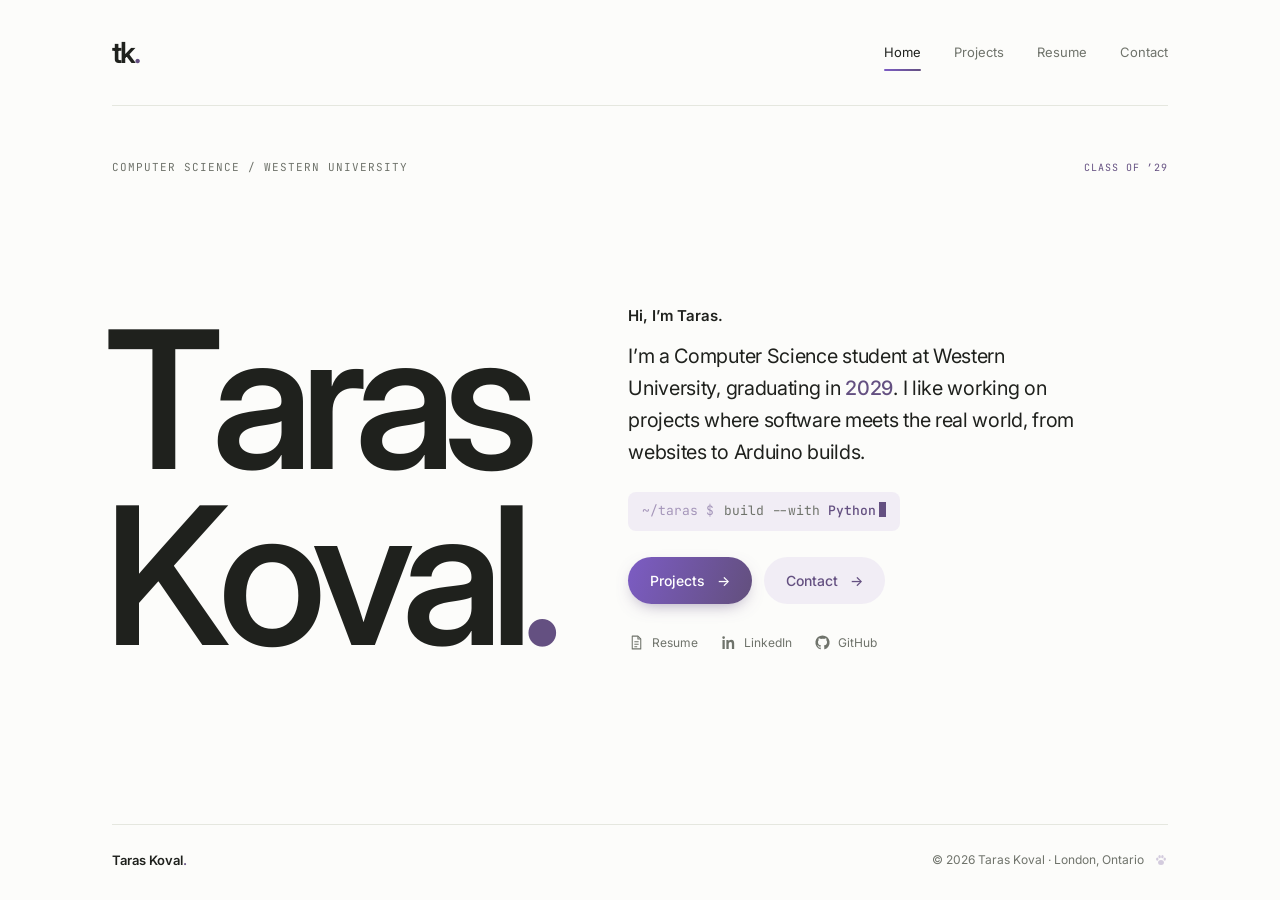
<file: index.html>
<!doctype html>
<!--
  Copyright (c) 2026 Taras Koval. All rights reserved.
  The design and code of this website may be viewed for reference only.
  Copying, reuse, or redistribution is not permitted without written permission. See LICENSE.
-->
<html lang="en">
<head>
  <meta charset="utf-8">
  <meta name="viewport" content="width=device-width, initial-scale=1">
  <meta name="theme-color" content="#fcfcfa">
  <title>Taras Koval — Computer Science at Western</title>
  <meta name="description" content="Taras Koval. Computer Science student at Western University in London, Ontario, graduating in 2029.">
  <meta name="author" content="Taras Koval">
  <meta property="og:type" content="website">
  <meta property="og:title" content="Taras Koval — Computer Science">
  <meta property="og:description" content="Computer Science at Western University. Class of 2029.">
  <meta property="og:url" content="https://taraskoval.ca/">
  <link rel="canonical" href="https://taraskoval.ca/">
  <link rel="icon" href="./favicon.svg" type="image/svg+xml">
  <link rel="preconnect" href="https://fonts.googleapis.com">
  <link rel="preconnect" href="https://fonts.gstatic.com" crossorigin>
  <link rel="stylesheet" href="https://fonts.googleapis.com/css2?family=Inter:wght@400;500;600&family=JetBrains+Mono:wght@400;500&display=swap">
  <link rel="stylesheet" href="./style.css?v=12">
  <script src="./script.js?v=9" defer></script>
</head>
<body>
<a class="skip" href="#main">Skip to content</a>
<div class="glow" aria-hidden="true"></div>
<div class="site-shell">
  <header class="site-header">
    <a class="wordmark" href="#home" aria-label="Taras Koval, home">tk<span>.</span></a>
    <nav aria-label="Main navigation">
      <a href="#home" class="nav-link" aria-current="page">Home</a>
      <a href="#projects" class="nav-link">Projects</a>
      <a href="#resume" class="nav-link">Resume</a>
      <a href="#contact" class="nav-link">Contact</a>
    </nav>
  </header>

  <main id="main">
    <!-- ============ HOME ============ -->
    <section class="page-view home" id="home" tabindex="-1" aria-labelledby="name">
      <div class="hero-topline rise" style="--d:0">
        <span class="eyebrow">COMPUTER SCIENCE / WESTERN UNIVERSITY</span>
        <span class="edition">CLASS OF ’29</span>
      </div>

      <div class="intro-grid">
        <h1 id="name" class="name" aria-label="Taras Koval.">
          <span class="name-line" aria-hidden="true">Taras</span>
          <span class="name-line" aria-hidden="true">Koval<span class="accent name-dot">.</span></span>
        </h1>

        <div class="intro-copy">
          <p class="hello rise" style="--d:3">Hi, I’m Taras.</p>
          <p class="bio rise" style="--d:4">I’m a Computer Science student at Western University, graduating in <strong>2029</strong>. I like working on projects where software meets the real world, from websites to Arduino builds.</p>

          <p class="stack rise" style="--d:5">
            <span class="sr-only">Some of the tools I use: Python, Java, C, JavaScript, Node.js, SQL, PostgreSQL, HTML and CSS, Linux, Git, Docker and Arduino.</span>
            <span class="stack-prompt" aria-hidden="true">~/taras $</span>
            <span class="stack-text" aria-hidden="true">build --with <span class="scramble" id="scramble">Python</span><span class="caret"></span></span>
          </p>

          <div class="actions rise" style="--d:6">
            <a class="btn btn-primary" href="#projects">Projects <span class="btn-arrow" aria-hidden="true">→</span></a>
            <a class="btn btn-soft" href="#contact">Contact <span class="btn-arrow" aria-hidden="true">→</span></a>
          </div>

          <div class="social-links rise" style="--d:7" aria-label="Find me online">
            <a href="#resume" title="Resume"><svg viewBox="0 0 24 24" fill="none" stroke="currentColor" stroke-width="1.5" stroke-linejoin="round" aria-hidden="true"><path d="M6 3h8l4 4v14H6z"/><path d="M14 3v4h4M9 11h6M9 14.5h6M9 18h4"/></svg><span>Resume</span></a>
            <a href="https://www.linkedin.com/in/taraskovalc/" title="LinkedIn"><svg viewBox="0 0 24 24" fill="currentColor" aria-hidden="true"><path d="M5.1 3.2a1.9 1.9 0 1 0 0 3.8 1.9 1.9 0 0 0 0-3.8ZM3.5 8.5h3.2V21H3.5V8.5ZM9 8.5h3.1v1.7h.1c.5-.9 1.5-2 3.4-2 3.6 0 4.4 2.3 4.4 5.3V21h-3.2v-6.6c0-1.6 0-3.2-2-3.2s-2.5 1.5-2.5 3.1V21H9V8.5Z"/></svg><span>LinkedIn</span></a>
            <a href="https://github.com/taraskovalc" title="GitHub"><svg viewBox="0 0 24 24" fill="currentColor" aria-hidden="true"><path d="M12 2a10 10 0 0 0-3.16 19.49c.5.09.68-.22.68-.48v-1.87c-2.78.6-3.37-1.18-3.37-1.18-.45-1.16-1.11-1.47-1.11-1.47-.91-.62.07-.61.07-.61 1 .07 1.53 1.03 1.53 1.03.89 1.53 2.34 1.09 2.91.83.09-.65.35-1.09.64-1.34-2.22-.25-4.56-1.11-4.56-4.94 0-1.09.39-1.98 1.03-2.68-.1-.25-.45-1.27.1-2.65 0 0 .84-.27 2.75 1.02A9.59 9.59 0 0 1 12 6.82c.85 0 1.71.12 2.51.34 1.91-1.3 2.75-1.02 2.75-1.02.55 1.38.2 2.4.1 2.65.64.7 1.03 1.59 1.03 2.68 0 3.84-2.34 4.69-4.57 4.94.36.31.68.92.68 1.85v2.75c0 .27.18.58.69.48A10 10 0 0 0 12 2Z"/></svg><span>GitHub</span></a>
          </div>
        </div>
      </div>
    </section>

    <!-- ============ RESUME ============
         To add a link to a project, put its address between the quotes in href=""
         on that project's "Link to project" line. Links left empty stay hidden.
         Remember to also update Taras_Koval_Resume.pdf (open this page, then Print → Save as PDF). -->
    <section class="page-view resume" id="resume" tabindex="-1" hidden aria-labelledby="resume-title">
      <div class="resume-top">
        <div>
          <p class="eyebrow rise" style="--d:0">RESUME</p>
          <h1 class="page-title rise" style="--d:1" id="resume-title">Resume<span class="accent">.</span></h1>
          <p class="lede rise" style="--d:2">A one-page look at what I’ve built and done. Read it here or download a copy.</p>
        </div>
        <div class="actions rise" style="--d:3">
          <a class="btn btn-primary" href="./Taras_Koval_Resume.pdf" download>Download PDF <span class="btn-arrow btn-arrow-down" aria-hidden="true">↓</span></a>
          <a class="btn btn-soft" href="#contact">Contact <span class="btn-arrow" aria-hidden="true">→</span></a>
        </div>
      </div>

      <article class="sheet" id="sheet" aria-label="Resume of Taras Koval">
        <header class="cv-head cv-in">
          <h2 class="cv-name">TARAS KOVAL</h2>
          <p class="cv-contact">
            <a href="tel:+12265822176">226-582-2176</a><span>|</span><a href="mailto:ktaras105@gmail.com">ktaras105@gmail.com</a><span>|</span><span class="nowrap">London, ON, Canada</span><span>|</span><a href="https://www.linkedin.com/in/taraskovalc/">linkedin.com/in/taraskovalc</a><span>|</span><a href="https://github.com/taraskovalc">github.com/taraskovalc</a><span>|</span><a href="https://taraskoval.ca/">taraskoval.ca</a>
          </p>
        </header>

        <section class="cv-section cv-in">
          <h3>PROFESSIONAL SUMMARY</h3>
          <p>Computer Science student at Western University with experience in Python, Java, and web development. Possesses a solid foundation in object-oriented programming, Linux systems, and debugging complex problems.</p>
        </section>

        <section class="cv-section cv-in">
          <h3>PROJECTS</h3>
          <div class="cv-entry">
            <div class="cv-row"><span><b>Slotted</b><a class="project-link" href="https://slotted.taraskoval.ca/">Link to project</a></span><span>JavaScript, Node.js, Express, PostgreSQL, Docker</span></div>
            <ul><li>Built a web app that turns a Western schedule page into a full-term calendar, skipping reading weeks and holidays.</li><li>Added Google sign-in and private calendar links that update automatically when a student’s classes change.</li><li>Self-host the Node.js API and PostgreSQL database in Docker on a home Ubuntu server, with daily backups.</li></ul>
          </div>
          <div class="cv-entry">
            <div class="cv-row"><span><b>Personal Website</b><a class="project-link" href="https://taraskoval.ca/">Link to project</a></span><span>HTML, CSS, JavaScript</span></div>
            <ul><li>Designed and built a responsive site with page transitions and a validated contact form, on GitHub Pages.</li></ul>
          </div>
          <div class="cv-entry">
            <div class="cv-row"><span><b>Arduino Telescope Tracker</b><a class="project-link" href="">Link to project</a></span><span>Arduino, C++ · In progress</span></div>
            <ul><li>Driving a stepper motor salvaged from a printer through a TMC2130 driver over SPI; next, tracking the sky’s rotation.</li></ul>
          </div>
          <div class="cv-entry">
            <div class="cv-row"><span><b>Mine Escape</b><a class="project-link" href="">Link to project</a></span><span>Java · Course project</span></div>
            <ul><li>Used depth-first search and recursive backtracking to solve a grid maze, with a resizing generic stack.</li></ul>
          </div>
        </section>

        <section class="cv-section cv-in">
          <h3>SKILLS</h3>
          <p><b>Languages:</b> Python, Java, JavaScript, SQL, C, HTML/CSS</p>
          <p><b>Backend &amp; Infrastructure:</b> Node.js, Express, PostgreSQL, REST APIs, OAuth, Docker, Linux servers, Git, SSH</p>
          <p><b>Hardware:</b> Arduino, stepper motors and drivers, soldering, multimeter testing</p>
        </section>

        <section class="cv-section cv-in">
          <h3>EXPERIENCE</h3>
          <div class="cv-entry">
            <div class="cv-row"><b>Construction Delivery Coordination</b><span>London, ON</span></div>
            <div class="cv-row"><i>Project Support</i><span>2026</span></div>
            <ul><li>Coordinated incoming truck deliveries and material supply, tracking timing and keeping the crew updated as on-site needs changed.</li></ul>
          </div>
          <div class="cv-entry">
            <div class="cv-row"><b>ChickPz</b><span>London, ON</span></div>
            <div class="cv-row"><i>Fast Food Attendant</i><span>Jul 2024</span></div>
            <ul><li>Prepared food and served customers in a fast-paced kitchen while following food-safety standards.</li></ul>
          </div>
        </section>

        <section class="cv-section cv-in">
          <h3>EDUCATION</h3>
          <div class="cv-entry">
            <div class="cv-row"><b>Western University</b><span>Sep 2025 – Present</span></div>
            <div class="cv-row"><i>Bachelor of Science, Specialization in Computer Science</i><span>London, ON</span></div>
            <ul><li>Relevant courses: Computer Science 1026, 1027, 2211, Data Science 1000, Calculus 1000, Mathematics 1600.</li></ul>
          </div>
          <div class="cv-entry">
            <div class="cv-row"><b>Mother Teresa Catholic Secondary School</b><span>2025</span></div>
          </div>
        </section>

        <section class="cv-section cv-in">
          <h3>VOLUNTEERING</h3>
          <div class="cv-row"><span><b>Western University Science Olympics</b> – <i>Event Volunteer</i></span><span>2026</span></div>
          <div class="cv-row"><span><b>London Ukrainian Centre</b> – <i>Spring Market Cashier</i></span><span>2024</span></div>
          <div class="cv-row"><span><b>Peer Tutoring</b> – <i>Free tutoring for high-school and first-year students</i></span></div>
        </section>
      </article>
    </section>

    <!-- ============ PROJECTS ============
         Each project is an <article class="proj">. Copy one to add another. -->
    <section class="page-view projects" id="projects" tabindex="-1" hidden aria-labelledby="projects-title">
      <p class="eyebrow rise" style="--d:0">PROJECTS</p>
      <h1 class="page-title rise" style="--d:1" id="projects-title">Projects<span class="accent">.</span></h1>
      <p class="lede rise" style="--d:2">Things I’ve built, and what I’m building now.</p>

      <!-- Slotted -->
      <article class="proj proj-feature rise" style="--d:3" aria-labelledby="p-slotted">
        <div class="proj-head">
          <span class="proj-num">01</span>
          <span class="pill pill-live"><span class="pill-dot" aria-hidden="true"></span>Live</span>
        </div>
        <h2 class="proj-title" id="p-slotted"><a href="https://slotted.taraskoval.ca/">Slotted</a></h2>
        <p class="proj-tagline">Your Western timetable, in your calendar, in about five minutes.</p>

        <a class="proj-shots" href="https://slotted.taraskoval.ca/" aria-label="Open Slotted">
          <img class="shot shot-back" src="images/slotted-cover.jpg" alt="Slotted’s cover: a closed notebook on a wooden desk" width="640" height="678" loading="lazy">
          <img class="shot shot-front" src="images/slotted-done.jpg" alt="Slotted’s finished page: 335 classes added, 31 skipped for reading weeks and holidays" width="960" height="658" loading="lazy">
        </a>

        <div class="proj-story">
          <div>
            <h3>Why I built it</h3>
            <p>A lot of students I know type every class into their calendar by hand. I went looking for a tool instead, but the one I found felt sketchy: it had me do steps I didn’t understand, and I ended up with a calendar that worked and no idea how. I wanted something free and clear.</p>
          </div>
          <div>
            <h3>What it does</h3>
            <p>Pick your calendar app and Slotted walks you through every step, from saving your schedule to adding it. Every class for the term appears, with reading weeks and holidays skipped. No account, nothing to install.</p>
          </div>
          <div>
            <h3>How it’s built</h3>
            <p>A plain JavaScript website on GitHub Pages, talking to a Node.js API and PostgreSQL database that run in Docker on my home server.</p>
          </div>
        </div>

        <ul class="proj-stats" aria-label="Slotted in numbers">
          <li><b>335</b><span>classes from one file</span></li>
          <li><b>31</b><span>holiday classes skipped</span></li>
          <li><b>0</b><span>typed in by hand</span></li>
        </ul>

        <div class="proj-foot">
          <ul class="chips" aria-label="Built with">
            <li>JavaScript</li><li>Node.js</li><li>Express</li><li>PostgreSQL</li><li>Docker</li>
          </ul>
          <div class="proj-links">
            <a class="btn btn-primary" href="https://slotted.taraskoval.ca/">Open Slotted <span class="btn-arrow" aria-hidden="true">↗</span></a>
            <a class="btn btn-soft" href="https://github.com/taraskovalc/western-calendar">Source code <span class="btn-arrow" aria-hidden="true">↗</span></a>
          </div>
        </div>
      </article>

      <!-- Telescope tracker -->
      <article class="proj proj-split rise" style="--d:4" aria-labelledby="p-tracker">
        <div class="proj-media">
          <figure class="photo-main"><img src="images/tracker-build.jpg" alt="A salvaged printer stepper motor wired to an Arduino and a stepper driver on a soldering mat" width="960" height="720" loading="lazy"></figure>
        </div>
        <div class="proj-body">
          <div class="proj-head">
            <span class="proj-num">02</span>
            <span class="pill pill-wip"><span class="pill-dot" aria-hidden="true"></span>In progress</span>
          </div>
          <h2 class="proj-title" id="p-tracker">Arduino Telescope Tracker</h2>
          <p class="proj-tagline">A motorized mount that turns with the night sky, so the moon stays in view.</p>
          <p class="proj-text">The Earth spins, so anything in the sky drifts out of a telescope in minutes. This mount will turn at exactly the sky’s speed to cancel that out, built cheaply from salvaged parts.</p>
          <ol class="build-log" aria-label="Build log">
            <li class="done">Salvaged a stepper motor from an old printer</li>
            <li class="done">Wired it to a TMC2130 driver (SPI) on a 12&nbsp;V supply</li>
            <li class="done">First powered test: the motor runs</li>
            <li>Turn at the sky’s speed: one full turn every 23&nbsp;h&nbsp;56&nbsp;min</li>
            <li>Build the mount and track the moon</li>
          </ol>
          <ul class="chips" aria-label="Built with"><li>Arduino</li><li>C++</li><li>Electronics</li></ul>
        </div>
      </article>

      <!-- This website -->
      <article class="proj proj-small rise" style="--d:5" aria-labelledby="p-site">
        <div class="proj-body">
          <div class="proj-head">
            <span class="proj-num">03</span>
            <span class="pill pill-live"><span class="pill-dot" aria-hidden="true"></span>Live</span>
          </div>
          <h2 class="proj-title" id="p-site">This website</h2>
          <p class="proj-text">Designed and built from scratch, no templates: animated page changes, a resume you can read or download, and a contact form that checks your message before sending it.</p>
          <div class="proj-foot">
            <ul class="chips" aria-label="Built with"><li>HTML</li><li>CSS</li><li>JavaScript</li></ul>
            <a class="text-link" href="https://github.com/taraskovalc/personal-website">Source code <span aria-hidden="true">↗</span></a>
          </div>
        </div>
        <div class="mini-term" aria-hidden="true">
          <span class="mt-dots"><i></i><i></i><i></i></span>
          <code><span class="mt-prompt">~/taras $</span> build --with <b>JavaScript</b><span class="mt-caret"></span></code>
        </div>
      </article>
    </section>

    <!-- ============ CONTACT ============ -->
    <section class="page-view contact" id="contact" tabindex="-1" hidden aria-labelledby="contact-title">
      <p class="eyebrow rise" style="--d:0">CONTACT</p>
      <h1 class="page-title rise" style="--d:1" id="contact-title">Let’s talk<span class="accent">.</span></h1>
      <p class="lede rise" style="--d:2">
        Hey there! Have a question, an opportunity, or just want to connect? Fill out the form below and I’ll get back to you.
        You can also email me directly at
        <span class="email-inline"><a href="mailto:ktaras105@gmail.com" id="email-address">ktaras105@gmail.com</a><button class="copy-chip" type="button" aria-label="Copy email address"><span class="copy-label">Copy</span></button></span>.
      </p>

      <div class="form-wrap rise" style="--d:3">
        <form id="contact-form" action="https://formsubmit.co/a71152ca72b24a62c1a925d5de2e4256" method="POST" novalidate>
          <input type="hidden" name="_subject" value="New message from your website">
          <input type="hidden" name="_template" value="table">
          <input type="text" name="_honey" class="honeypot" tabindex="-1" autocomplete="off" aria-hidden="true">
          <div class="field">
            <label for="sender-name">Name</label>
            <input id="sender-name" name="name" autocomplete="name" maxlength="100">
          </div>
          <div class="field">
            <label for="sender-email">Email address <span class="req" aria-hidden="true">*</span></label>
            <input id="sender-email" name="email" type="email" autocomplete="email" maxlength="254" required aria-describedby="email-error">
            <p class="field-error" id="email-error"></p>
          </div>
          <div class="field">
            <label for="message">Message <span class="req" aria-hidden="true">*</span></label>
            <textarea id="message" name="message" rows="6" maxlength="5000" required aria-describedby="message-error"></textarea>
            <p class="field-error" id="message-error"></p>
          </div>
          <div class="form-foot">
            <button class="btn btn-primary send-button" type="submit"><span class="send-label">Send message</span> <span class="btn-arrow" aria-hidden="true">→</span></button>
            <p class="form-status" id="form-status" role="status" aria-live="polite"></p>
          </div>
        </form>

        <div class="sent" id="sent" hidden tabindex="-1">
          <svg class="sent-check" viewBox="0 0 52 52" aria-hidden="true"><circle cx="26" cy="26" r="24"/><path d="M15 27l7 7 15-15"/></svg>
          <h2>Message sent!</h2>
          <p>Thanks for reaching out. I’ll get back to you as soon as I can.</p>
          <button class="btn btn-soft" type="button" id="send-another">Send another</button>
        </div>
      </div>

      <div class="elsewhere rise" style="--d:4">
        <a href="#resume">Resume <span aria-hidden="true">→</span></a>
        <a href="https://www.linkedin.com/in/taraskovalc/">LinkedIn <span aria-hidden="true">↗</span></a>
        <a href="https://github.com/taraskovalc">GitHub <span aria-hidden="true">↗</span></a>
        <span class="where">London, Ontario</span>
      </div>
    </section>
  </main>

  <footer>
    <a class="footer-name" href="#home">Taras Koval<span class="accent">.</span></a>
    <span class="footer-right">© 2026 Taras Koval · London, Ontario
      <a class="paw" href="./coco.html" aria-label="A secret page">
        <svg viewBox="0 0 24 24" width="14" height="14" aria-hidden="true"><ellipse cx="12" cy="16.2" rx="5" ry="4.3"/><ellipse cx="5.6" cy="10.4" rx="2.1" ry="2.7"/><ellipse cx="9.6" cy="6.4" rx="2.1" ry="2.8"/><ellipse cx="14.4" cy="6.4" rx="2.1" ry="2.8"/><ellipse cx="18.4" cy="10.4" rx="2.1" ry="2.7"/></svg>
      </a>
    </span>
  </footer>
</div>
  <!-- Cloudflare Web Analytics: anonymous visit counts, no cookies -->
  <script>
    // Owner opt-out: visit ?nostats=1 once and this browser stops counting its
    // own visits (?nostats=0 turns it back on). Saved only in this browser.
    (function () {
      var url = new URL(location.href), choice = url.searchParams.get('nostats'), off = false;
      try {
        if (choice === '1') localStorage.setItem('site-nostats', '1');
        if (choice === '0') localStorage.removeItem('site-nostats');
        off = localStorage.getItem('site-nostats') === '1';
      } catch (e) {}
      if (choice !== null) {
        url.searchParams.delete('nostats');
        history.replaceState(history.state, '', url);
      }
      if (off) return;
      var beacon = document.createElement('script');
      beacon.defer = true;
      beacon.src = 'https://static.cloudflareinsights.com/beacon.min.js';
      beacon.setAttribute('data-cf-beacon', '{"token": "3c8082f82567437b84ee8ab9d39eb405"}');
      document.body.appendChild(beacon);
    })();
  </script>
</body>
</html>
</file>
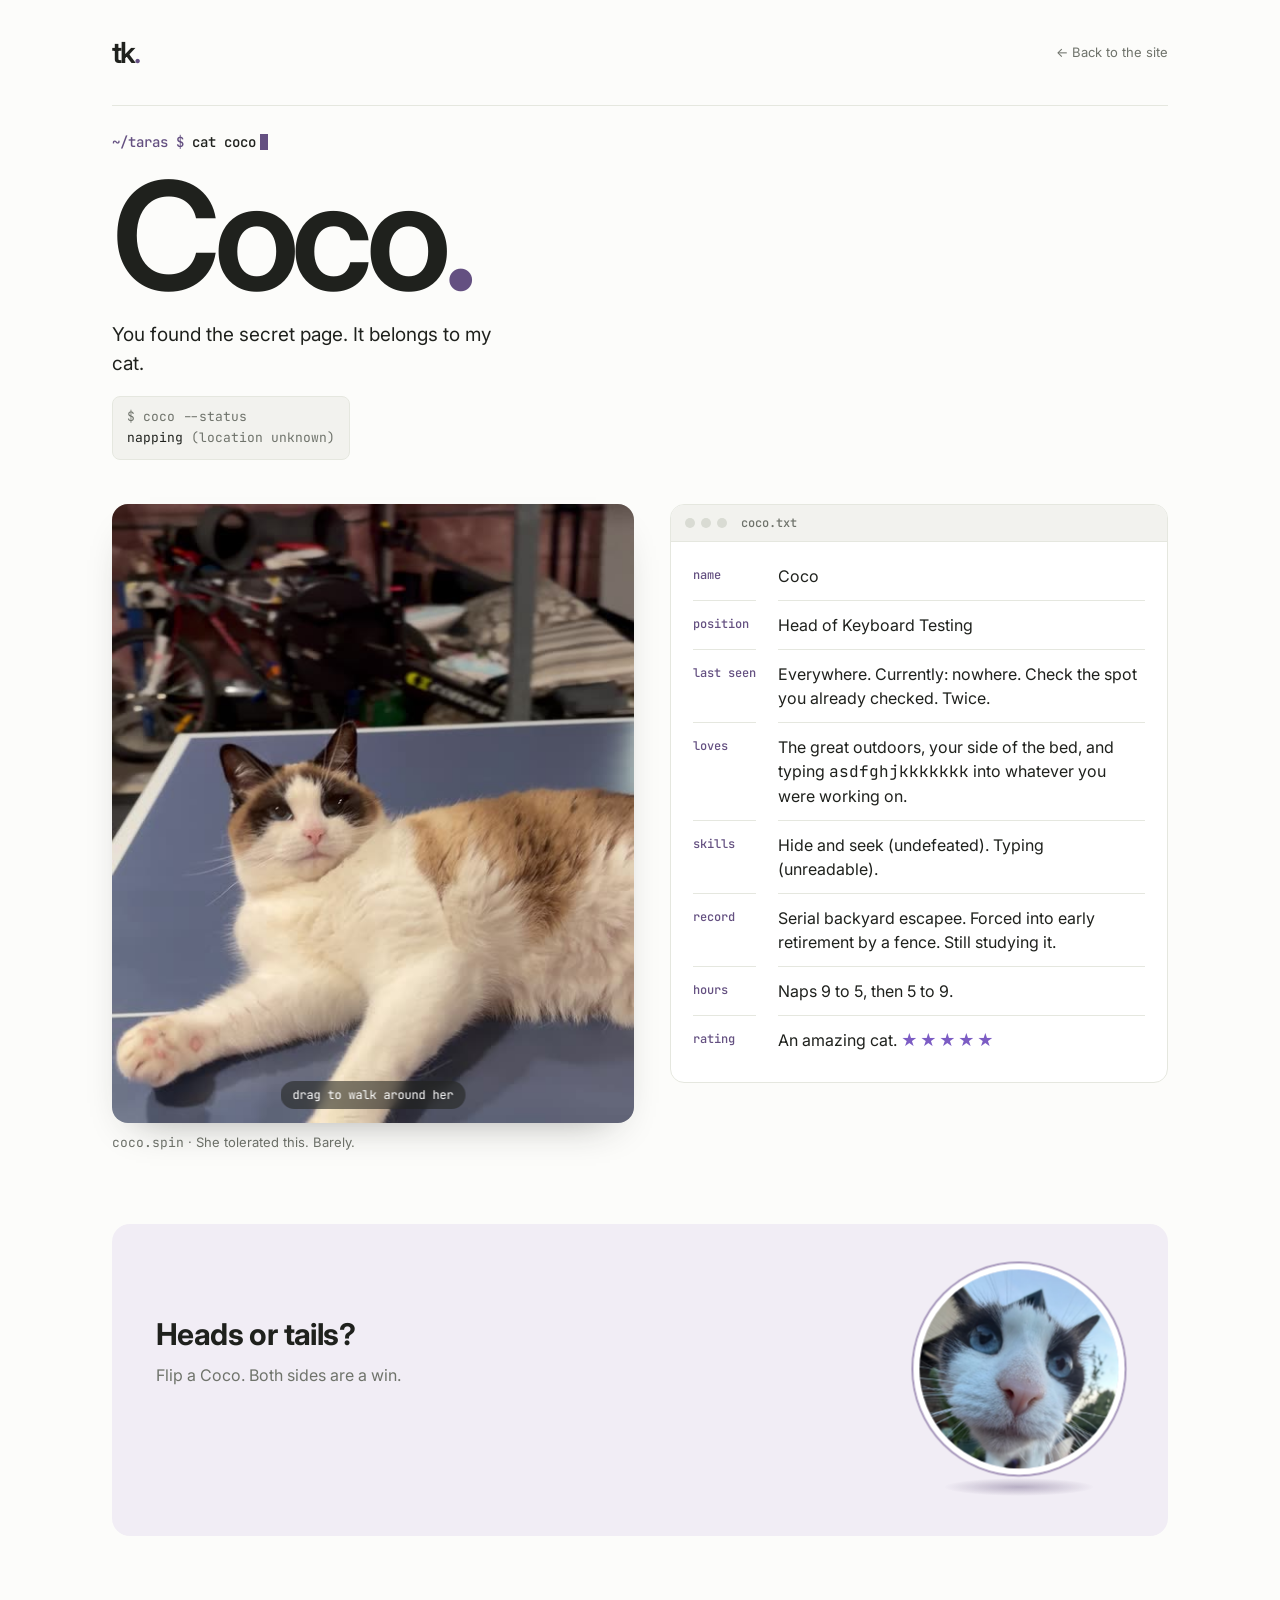
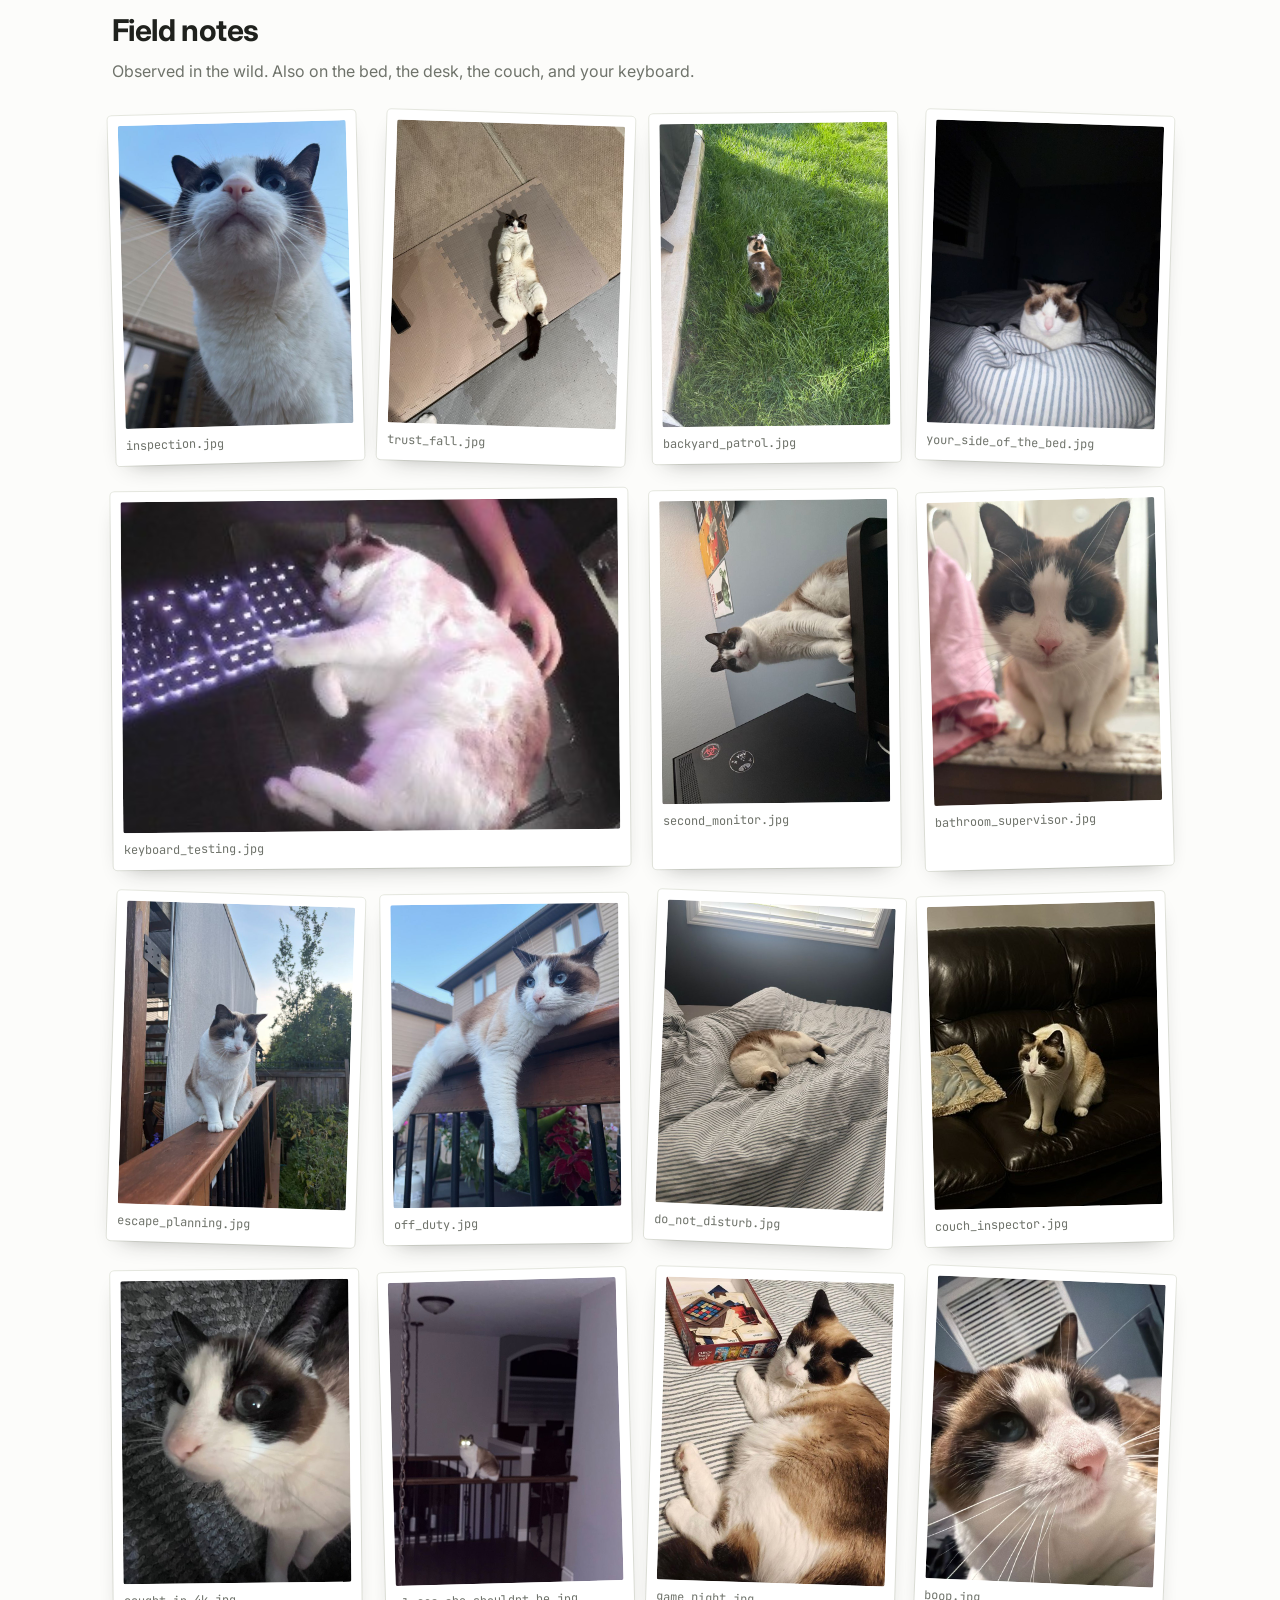
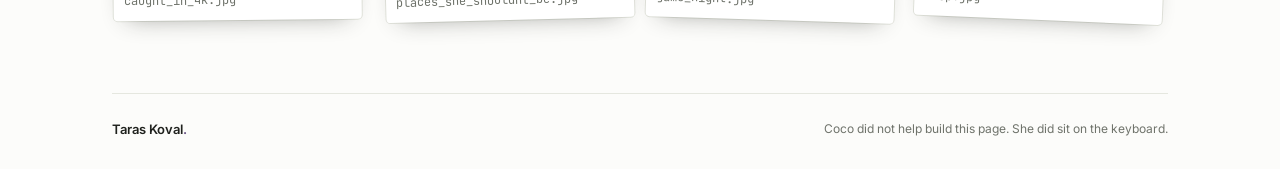
<file: coco.html>
<!doctype html>
<!-- Copyright (c) 2026 Taras Koval. All rights reserved. See LICENSE. -->
<html lang="en">
<head>
  <meta charset="utf-8">
  <meta name="viewport" content="width=device-width, initial-scale=1">
  <meta name="theme-color" content="#fcfcfa">
  <meta name="robots" content="noindex">
  <title>Coco — taraskoval.ca</title>
  <meta name="description" content="You found Coco.">
  <link rel="icon" href="./favicon.svg" type="image/svg+xml">
  <link rel="preconnect" href="https://fonts.googleapis.com">
  <link rel="preconnect" href="https://fonts.gstatic.com" crossorigin>
  <link rel="stylesheet" href="https://fonts.googleapis.com/css2?family=Inter:wght@400;500;600&family=JetBrains+Mono:wght@400;500&display=swap">
  <link rel="stylesheet" href="./style.css?v=9">
  <link rel="stylesheet" href="./coco.css?v=4">
  <script src="./coco.js?v=4" defer></script>
</head>
<body class="coco-page">
<div class="site-shell">
  <header class="site-header">
    <a class="wordmark" href="./" aria-label="Taras Koval, home">tk<span>.</span></a>
    <nav aria-label="Main navigation">
      <a href="./" class="nav-link">← Back to the site</a>
    </nav>
  </header>

  <main id="main" class="coco">
    <section class="coco-hero">
      <p class="coco-prompt"><span class="accent">~/taras $</span> cat coco<span class="coco-cursor" aria-hidden="true"></span></p>
      <h1 class="coco-name">Coco<span class="accent">.</span></h1>
      <p class="coco-lede">You found the secret page. It belongs to my cat.</p>
      <p class="coco-status"><span class="muted">$ coco --status</span><br>napping <span class="muted">(location unknown)</span></p>
    </section>

    <section class="coco-grid">
      <figure class="spin-card">
        <div class="spin" id="spin" tabindex="0" role="img"
             aria-label="Coco lying on the ping-pong table. Drag or use the arrow keys to walk around her.">
          <img id="spin-frame" src="./images/coco/spin/01.jpg?v=2" width="540" height="640" alt="" draggable="false">
          <span class="spin-hint" id="spin-hint">drag to walk around her</span>
        </div>
        <figcaption><span class="mono">coco.spin</span> · She tolerated this. Barely.</figcaption>
      </figure>

      <article class="profile" aria-label="Coco's profile">
        <div class="profile-bar"><span></span><span></span><span></span><b>coco.txt</b></div>
        <dl>
          <dt>Name</dt><dd>Coco</dd>
          <dt>Position</dt><dd>Head of Keyboard Testing</dd>
          <dt>Last seen</dt><dd>Everywhere. Currently: nowhere. Check the spot you already checked. Twice.</dd>
          <dt>Loves</dt><dd>The great outdoors, your side of the bed, and typing <span class="mono">asdfghjkkkkkkk</span> into whatever you were working on.</dd>
          <dt>Skills</dt><dd>Hide and seek (undefeated). Typing (unreadable).</dd>
          <dt>Record</dt><dd>Serial backyard escapee. Forced into early retirement by a fence. Still studying it.</dd>
          <dt>Hours</dt><dd>Naps 9 to 5, then 5 to 9.</dd>
          <dt>Rating</dt><dd>An amazing cat. <span class="stars" aria-label="5 out of 5">★★★★★</span></dd>
        </dl>
      </article>
    </section>

    <section class="coin-wrap" aria-labelledby="coin-title">
      <div>
        <h2 id="coin-title">Heads or tails?</h2>
        <p class="muted">Flip a Coco. Both sides are a win.</p>
        <p class="coin-result" id="coin-result" aria-live="polite"></p>
        <p class="coin-tally" id="coin-tally"></p>
      </div>
      <div class="coin-stage">
        <button class="coin" id="coin" type="button" aria-label="Flip the coin">
          <span class="coin-toss" id="coin-toss">
            <span class="coin-wobble">
              <span class="coin-inner" id="coin-inner">
                <span class="coin-rim"></span><span class="coin-rim"></span><span class="coin-rim"></span><span class="coin-rim"></span><span class="coin-rim"></span>
                <span class="coin-face heads"><img src="./images/coco/heads.jpg?v=3" alt="Coco’s face up close, blue eyes" width="600" height="600"></span>
                <span class="coin-face tails"><img src="./images/coco/tails.jpg?v=3" alt="Coco curled up asleep with her paws over her face" width="600" height="600"></span>
              </span>
            </span>
          </span>
        </button>
        <span class="coin-shadow" id="coin-shadow" aria-hidden="true"></span>
      </div>
    </section>

    <section class="gallery-wrap" aria-labelledby="gallery-title">
      <h2 id="gallery-title">Field notes</h2>
      <p class="muted">Observed in the wild. Also on the bed, the desk, the couch, and your keyboard.</p>
      <ul class="gallery">
        <li><img src="./images/coco/1.jpg?v=3" alt="Coco looking down at the camera, blue sky behind her" loading="lazy" width="720" height="960"><span>inspection.jpg</span></li>
        <li><img src="./images/coco/2.jpg?v=3" alt="Coco lying belly up on the floor mats" loading="lazy" width="720" height="960"><span>trust_fall.jpg</span></li>
        <li><img src="./images/coco/3.jpg?v=3" alt="Coco in the backyard grass, seen from above" loading="lazy" width="720" height="960"><span>backyard_patrol.jpg</span></li>
        <li><img src="./images/coco/4.jpg?v=3" alt="Coco peeking over a pillow on the bed" loading="lazy" width="720" height="960"><span>your_side_of_the_bed.jpg</span></li>
        <li class="wide"><img src="./images/coco/5.jpg?v=3" alt="Coco asleep across a glowing keyboard" loading="lazy" width="312" height="228"><span>keyboard_testing.jpg</span></li>
        <li><img src="./images/coco/6.jpg?v=3" alt="Coco stretched out on the desk beside a monitor" loading="lazy" width="720" height="960"><span>second_monitor.jpg</span></li>
        <li><img src="./images/coco/7.jpg?v=3" alt="Coco sitting on the bathroom counter, staring" loading="lazy" width="720" height="960"><span>bathroom_supervisor.jpg</span></li>
        <li><img src="./images/coco/8.jpg?v=3" alt="Coco standing on the deck railing" loading="lazy" width="720" height="960"><span>escape_planning.jpg</span></li>
        <li><img src="./images/coco/9.jpg?v=3" alt="Coco lying on the deck railing with a paw hanging off" loading="lazy" width="720" height="960"><span>off_duty.jpg</span></li>
        <li><img src="./images/coco/10.jpg?v=3" alt="Coco curled up asleep on the bed" loading="lazy" width="720" height="960"><span>do_not_disturb.jpg</span></li>
        <li><img src="./images/coco/11.jpg?v=3" alt="Coco sitting on the leather couch" loading="lazy" width="720" height="960"><span>couch_inspector.jpg</span></li>
        <li><img src="./images/coco/12.jpg?v=3" alt="Coco up close with very wide eyes" loading="lazy" width="720" height="960"><span>caught_in_4k.jpg</span></li>
        <li><img src="./images/coco/13.jpg?v=3" alt="Coco on top of the stair railing at night" loading="lazy" width="720" height="960"><span>places_she_shouldnt_be.jpg</span></li>
        <li><img src="./images/coco/14.jpg?v=3" alt="Coco lying on the bed next to a board game" loading="lazy" width="720" height="960"><span>game_night.jpg</span></li>
        <li><img src="./images/coco/15.jpg?v=3" alt="An extreme close-up of Coco’s nose" loading="lazy" width="720" height="960"><span>boop.jpg</span></li>
      </ul>
    </section>
  </main>

  <footer>
    <a class="footer-name" href="./">Taras Koval<span class="accent">.</span></a>
    <span>Coco did not help build this page. She did sit on the keyboard.</span>
  </footer>
</div>
  <!-- Cloudflare Web Analytics: anonymous visit counts, no cookies -->
  <script>
    // Owner opt-out: visit ?nostats=1 once and this browser stops counting its
    // own visits (?nostats=0 turns it back on). Saved only in this browser.
    (function () {
      var url = new URL(location.href), choice = url.searchParams.get('nostats'), off = false;
      try {
        if (choice === '1') localStorage.setItem('site-nostats', '1');
        if (choice === '0') localStorage.removeItem('site-nostats');
        off = localStorage.getItem('site-nostats') === '1';
      } catch (e) {}
      if (choice !== null) {
        url.searchParams.delete('nostats');
        history.replaceState(history.state, '', url);
      }
      if (off) return;
      var beacon = document.createElement('script');
      beacon.defer = true;
      beacon.src = 'https://static.cloudflareinsights.com/beacon.min.js';
      beacon.setAttribute('data-cf-beacon', '{"token": "3c8082f82567437b84ee8ab9d39eb405"}');
      document.body.appendChild(beacon);
    })();
  </script>
</body>
</html>
</file>
<file: style.css>
/* Copyright (c) 2026 Taras Koval. All rights reserved. See LICENSE. */

:root {
  --paper:#fcfcfa;
  --ink:#1f211d;
  --muted:#6f736b;
  --line:#e5e7df;
  --field:#f2f2ee;
  --accent:#645081;
  --accent-2:#7c5cc4;
  --accent-soft:#a596ba;
  --pale:#f1edf5;
  --sans:Inter,-apple-system,BlinkMacSystemFont,'Segoe UI',Helvetica,Arial,sans-serif;
  --mono:'JetBrains Mono','SFMono-Regular',Consolas,'Liberation Mono',monospace;
  --ease:cubic-bezier(.2,.7,.2,1);
}
* { box-sizing:border-box; }
body {
  margin:0;
  background:var(--paper);
  color:var(--ink);
  font:16px/1.5 var(--sans);
  -webkit-font-smoothing:antialiased;
  overflow-x:hidden;
}
a { color:inherit; text-decoration:none; }
button,input,textarea { font:inherit; color:inherit; }
button,a,input,textarea { -webkit-tap-highlight-color:transparent; }
button { cursor:pointer; }
a:focus-visible,button:focus-visible { outline:2px solid var(--accent); outline-offset:4px; border-radius:4px; }
::selection { background:#ded5e9; color:#27202d; }
.sr-only {
  position:absolute; width:1px; height:1px; padding:0; margin:-1px;
  overflow:hidden; clip:rect(0,0,0,0); white-space:nowrap; border:0;
}
.accent { color:var(--accent); }

/* Soft light that follows the cursor (desktop only). */
.glow {
  position:fixed;
  left:0; top:0;
  width:620px; height:620px;
  margin:-310px 0 0 -310px;
  border-radius:50%;
  background:radial-gradient(circle, rgba(124,92,196,.13), rgba(124,92,196,0) 65%);
  pointer-events:none;
  z-index:0;
  opacity:0;
  transition:opacity .6s;
  transform:translate3d(var(--gx,50vw),var(--gy,30vh),0);
}
.glow.on { opacity:1; }

/* ---------- Shell ---------- */
.site-shell {
  position:relative;
  z-index:1;
  max-width:1184px;
  margin:auto;
  padding:0 64px;
  min-height:100svh;
  display:flex;
  flex-direction:column;
}
main { flex:1; display:flex; flex-direction:column; }
.page-view { flex:1; }
.page-view[hidden] { display:none!important; }
.page-view:focus { outline:none; }
.skip {
  position:absolute; top:-80px; left:20px; z-index:5;
  background:var(--ink); color:white; padding:12px;
}
.skip:focus { top:12px; }

/* ---------- Header ---------- */
.site-header {
  height:106px;
  display:flex;
  align-items:center;
  justify-content:space-between;
  border-bottom:1px solid var(--line);
}
.wordmark { font-size:29px; letter-spacing:-2px; font-weight:600; line-height:1; }
.wordmark span { color:var(--accent); display:inline-block; transition:transform .4s var(--ease); }
.wordmark:hover span { transform:translateY(-6px); }
nav { display:flex; gap:33px; font-size:13px; }
nav a { position:relative; padding:11px 0; color:var(--muted); transition:color .2s; }
nav a:hover,nav a[aria-current=page] { color:var(--ink); }
nav a:after {
  content:''; height:2px; border-radius:2px;
  background:linear-gradient(90deg,var(--accent-2),var(--accent));
  position:absolute; bottom:2px; left:0; width:100%;
  transform:scaleX(0); transform-origin:left; transition:transform .3s var(--ease);
}
nav a:hover:after { transform:scaleX(.35); }
nav a[aria-current=page]:after { transform:scaleX(1); }

/* ---------- Entrance motion ---------- */
.rise { animation:rise .7s var(--ease) both; animation-delay:calc(var(--d,0) * 80ms + 60ms); }
@keyframes rise {
  from { opacity:0; transform:translateY(16px); }
  to { opacity:1; transform:none; }
}

/* ---------- Home ---------- */
.home { padding:53px 0 70px; display:flex; flex-direction:column; }
.hero-topline { display:flex; justify-content:space-between; align-items:center; gap:20px; }
.eyebrow,.edition { font:11px/1.5 var(--mono); letter-spacing:1px; color:var(--muted); }
.edition { font-size:10px; color:var(--accent); }
.intro-grid {
  flex:1;
  display:grid;
  grid-template-columns:auto minmax(280px,450px);
  justify-content:start;
  column-gap:clamp(48px,6vw,96px);
  align-content:center;
  align-items:end;
  margin-top:40px;
}
.name {
  font-size:clamp(96px,15vw,224px);
  letter-spacing:-.07em;
  font-weight:550;
  line-height:.92;
  margin:0 0 0 -8px;
  cursor:default;
}
.name-line { display:block; white-space:nowrap; }
.char {
  display:inline-block;
  animation:char-in .9s var(--ease) both;
  animation-delay:calc(var(--i) * 45ms + 120ms);
  transition:transform .35s var(--ease), color .35s;
}
.char:hover { transform:translateY(-.08em); color:var(--accent); }
@keyframes char-in {
  from { opacity:0; transform:translateY(.45em) rotate(4deg); }
  to { opacity:1; transform:none; }
}
.name-dot { display:inline-block; animation:dot-in 1s var(--ease) .75s both; }
.name-dot.char { animation:dot-in 1s var(--ease) .75s both; }
@keyframes dot-in {
  0% { opacity:0; transform:translateY(-1.2em); }
  60% { opacity:1; transform:translateY(.06em); }
  80% { transform:translateY(-.04em); }
  100% { opacity:1; transform:none; }
}

.intro-copy { max-width:450px; padding-bottom:.4em; }
.hello { font-size:15px; font-weight:600; margin:0; }
.bio { font-size:clamp(19px,1.55vw,22px); line-height:1.6; letter-spacing:-.3px; margin:14px 0 24px; }
.bio strong { font-weight:500; color:var(--accent); }

.stack {
  display:flex;
  flex-wrap:wrap;
  align-items:center;
  gap:6px 10px;
  margin:0 0 26px;
  padding:10px 14px;
  font:13px/1.4 var(--mono);
  background:var(--pale);
  border-radius:8px;
  width:max-content;
  max-width:100%;
}
.stack-prompt { color:var(--accent-soft); }
.stack-text { color:var(--muted); white-space:nowrap; }
.scramble { color:var(--accent); font-weight:500; }
.caret {
  display:inline-block;
  width:7px; height:15px;
  margin-left:3px;
  vertical-align:-2px;
  background:var(--accent);
  animation:blink 1.1s steps(1) infinite;
}
@keyframes blink { 50% { opacity:0; } }

/* Buttons */
.actions { display:flex; gap:12px; flex-wrap:wrap; margin-bottom:24px; }
.btn {
  display:inline-flex;
  align-items:center;
  justify-content:center;
  gap:12px;
  padding:13px 22px;
  border-radius:999px;
  border:0;
  font-size:14px;
  font-weight:500;
  transition:transform .25s var(--ease), box-shadow .25s, background-position .5s;
}
.btn-arrow { display:inline-block; transition:transform .25s var(--ease); }
.btn:hover .btn-arrow { transform:translateX(4px); }
.btn:active { transform:scale(.97); }
.btn-primary {
  color:white;
  background:linear-gradient(110deg,var(--accent-2),var(--accent) 55%,#4d3c66);
  background-size:180% 100%;
  box-shadow:0 6px 18px -8px rgba(100,80,129,.7);
}
.btn-primary:hover { background-position:100% 0; box-shadow:0 10px 24px -10px rgba(100,80,129,.85); transform:translateY(-1px); }
.btn-soft { background:var(--pale); color:var(--accent); }
.btn-soft:hover { background:#e8e1f0; transform:translateY(-1px); }

.social-links { display:flex; gap:22px; align-items:center; }
.social-links a {
  display:flex; align-items:center; gap:7px;
  color:var(--muted); font-size:12px; padding:6px 0; transition:color .2s, transform .2s var(--ease);
}
.social-links a:hover { color:var(--accent); transform:translateY(-2px); }
.social-links svg { width:17px; height:17px; }

/* ---------- Inner pages ---------- */
.projects,.contact { padding:64px 0 72px; max-width:720px; }
.page-title {
  font-size:clamp(56px,8vw,88px);
  font-weight:550;
  letter-spacing:-.055em;
  line-height:1;
  margin:16px 0 22px;
}
.lede { font-size:17px; line-height:1.75; color:#4a4d46; margin:0 0 40px; max-width:640px; }

/* Projects */
.projects { max-width:960px; }
.proj {
  position:relative;
  margin-bottom:28px;
  padding:32px;
  border:1px solid var(--line);
  border-radius:20px;
  background:rgba(255,255,255,.75);
  box-shadow:0 1px 0 rgba(31,33,29,.03), 0 18px 40px -28px rgba(68,52,92,.35);
}
.proj-head { display:flex; align-items:center; gap:12px; margin-bottom:10px; }
.proj-num { font:12px var(--mono); color:var(--accent); }
.pill {
  display:inline-flex; align-items:center; gap:7px; padding:4px 10px; border-radius:999px;
  font:500 11px/1.4 var(--mono); letter-spacing:.4px; text-transform:uppercase;
}
.pill-dot { width:7px; height:7px; border-radius:50%; background:currentColor; }
.pill-live { background:#e6f3ea; color:#2f7d4f; }
.pill-live .pill-dot { box-shadow:0 0 0 0 rgba(47,125,79,.5); animation:pulse 2.2s infinite; }
.pill-wip { background:#fbf0dc; color:#9a6512; }
@keyframes pulse { 70% { box-shadow:0 0 0 7px rgba(47,125,79,0); } 100% { box-shadow:0 0 0 0 rgba(47,125,79,0); } }
.proj-title { font-size:clamp(30px,4vw,40px); font-weight:600; letter-spacing:-.04em; line-height:1.05; margin:0 0 8px; }
.proj-title a { background:linear-gradient(var(--accent-soft),var(--accent-soft)) 0 100%/0 2px no-repeat; transition:background-size .3s var(--ease); }
.proj-title a:hover { background-size:100% 2px; }
.proj-tagline { font-size:18px; line-height:1.5; color:#4a4d46; margin:0 0 4px; }
.proj-text { font-size:15px; line-height:1.7; color:var(--muted); margin:12px 0 0; }

/* Slotted: two screenshots laid on top of each other like photos */
.proj-shots {
  position:relative; display:block; height:360px; margin:26px 0 30px;
  border-radius:16px; background:linear-gradient(135deg,#f1edf5,#f6efe4); overflow:hidden;
}
.shot { position:absolute; border-radius:10px; box-shadow:0 18px 40px -16px rgba(40,25,10,.45); transition:transform .5s var(--ease); height:auto; }
.shot-back { width:31%; left:7%; top:28px; transform:rotate(-4deg); }
.shot-front { width:56%; right:6%; top:44px; transform:rotate(2deg); }
.proj-shots:hover .shot-back { transform:rotate(-6deg) translate(-6px,-4px); }
.proj-shots:hover .shot-front { transform:rotate(1deg) translate(6px,-6px); }
.proj-story { display:grid; grid-template-columns:repeat(3,1fr); gap:26px; }
.proj-story h3 { font:500 11px/1.5 var(--mono); letter-spacing:1px; text-transform:uppercase; color:var(--accent); margin:0 0 8px; }
.proj-story p { font-size:14.5px; line-height:1.7; color:#4a4d46; margin:0; }
.proj-stats { list-style:none; display:grid; grid-template-columns:repeat(3,1fr); gap:12px; margin:28px 0; padding:0; }
.proj-stats li { padding:16px 18px; border-radius:14px; background:var(--pale); }
.proj-stats b { display:block; font-size:34px; font-weight:600; letter-spacing:-.04em; line-height:1; color:var(--accent); }
.proj-stats span { display:block; margin-top:6px; font-size:13px; color:var(--muted); }
.proj-foot { display:flex; flex-wrap:wrap; align-items:center; justify-content:space-between; gap:16px 24px; }
.proj-links { display:flex; gap:12px; flex-wrap:wrap; }
.chips { list-style:none; display:flex; flex-wrap:wrap; gap:8px; margin:0; padding:0; }
.chips li { font:12px var(--mono); padding:5px 10px; border:1px solid var(--line); border-radius:8px; color:#4a4d46; background:var(--paper); }
.text-link { font-size:14px; font-weight:500; color:var(--accent); }
.text-link:hover { text-decoration:underline; text-underline-offset:3px; }

/* Telescope tracker: picture on the left, story on the right */
.proj-split { display:grid; grid-template-columns:minmax(0,5fr) minmax(0,7fr); gap:32px; align-items:start; }
/* Telescope tracker: one photo of the build */
.proj-media { margin:0; }
.proj-media figure { margin:0; }
.proj-media img {
  display:block; width:100%; height:auto; aspect-ratio:4/3; object-fit:cover;
  border-radius:16px; box-shadow:0 18px 40px -20px rgba(40,25,10,.5);
  transition:transform .5s var(--ease);
}
.proj-media:hover img { transform:scale(1.015); }
.proj-split { align-items:center; }
.build-log { list-style:none; margin:20px 0 22px; padding:0; display:grid; gap:10px; }
.build-log li { position:relative; padding-left:30px; font-size:14.5px; line-height:1.5; color:var(--muted); }
.build-log li:before {
  content:''; position:absolute; left:0; top:1px; width:18px; height:18px; border-radius:50%;
  border:1.5px dashed #c9bfd6; box-sizing:border-box;
}
.build-log li.done { color:var(--ink); }
.build-log li.done:before { content:'✓'; border:0; background:var(--accent); color:#fff; font-size:11px; line-height:18px; text-align:center; }
.build-log .when { margin-left:6px; font:11px var(--mono); color:var(--accent); }

/* This website: small card with a little terminal */
.proj-small { display:grid; grid-template-columns:minmax(0,1fr) 300px; gap:28px; align-items:center; }
.proj-small .proj-foot { margin-top:18px; }
.mini-term { border-radius:14px; background:#1f211d; padding:14px 16px 20px; box-shadow:0 18px 40px -24px rgba(31,33,29,.6); }
.mt-dots { display:flex; gap:6px; margin-bottom:16px; }
.mt-dots i { width:9px; height:9px; border-radius:50%; background:#4a4d46; }
.mt-dots i:first-child { background:#e06c5a; } .mt-dots i:nth-child(2) { background:#e5b94e; } .mt-dots i:nth-child(3) { background:#5fb57b; }
.mini-term code { font:13px var(--mono); color:#e7e6e1; white-space:nowrap; }
.mini-term b { color:#c4b2ef; font-weight:500; }
.mt-prompt { color:#8a8d85; }
.mt-caret { display:inline-block; width:7px; height:14px; margin-left:3px; vertical-align:-2px; background:#c4b2ef; animation:blink 1.1s steps(1) infinite; }
@keyframes blink { 50% { opacity:0; } }

/* Contact */
.email-inline { white-space:nowrap; }
.email-inline a {
  color:var(--accent);
  font-weight:500;
  background:linear-gradient(var(--accent-soft),var(--accent-soft)) 0 100%/100% 1px no-repeat;
  transition:background-size .3s;
}
.email-inline a:hover { background-size:100% 2px; }
.copy-chip {
  margin-left:8px;
  padding:3px 10px;
  border:0;
  border-radius:999px;
  background:var(--pale);
  color:var(--accent);
  font:500 12px var(--sans);
  vertical-align:2px;
  transition:background .2s, color .2s;
}
.copy-chip:hover { background:#e8e1f0; }
.copy-chip.copied { background:var(--accent); color:white; }

.form-wrap { position:relative; }
.field { margin-bottom:22px; }
.field label { display:block; font-size:14px; font-weight:500; margin-bottom:8px; }
.req { color:#b0413e; }
.field input,.field textarea {
  display:block;
  width:100%;
  border:1.5px solid transparent;
  border-radius:10px;
  background:var(--field);
  padding:14px 16px;
  font-size:16px;
  outline:none;
  transition:border-color .2s, background .2s, box-shadow .2s;
}
.field textarea { resize:vertical; min-height:150px; max-height:420px; line-height:1.6; }
.field input:hover,.field textarea:hover { background:#ededE8; }
.field input:focus,.field textarea:focus {
  background:white;
  border-color:var(--accent);
  box-shadow:0 0 0 4px rgba(100,80,129,.12);
}
.field.invalid input,.field.invalid textarea { border-color:#b0413e; background:#fdf6f5; }
.field-error { font-size:13px; color:#b0413e; margin:6px 0 0; min-height:0; }
.field-error:empty { display:none; }
.form-foot { display:flex; align-items:center; gap:18px; flex-wrap:wrap; }
.send-button { padding:14px 28px; }
.send-button:disabled { opacity:.7; cursor:wait; transform:none; }
.send-button.loading .btn-arrow { animation:spin .8s linear infinite; }
@keyframes spin { to { transform:rotate(360deg); } }
.form-status { font-size:14px; margin:0; color:var(--muted); flex:1; min-width:200px; }
.form-status[data-state=error] { color:#b0413e; }
.honeypot { display:none!important; }

.sent {
  text-align:center;
  padding:48px 24px;
  border-radius:16px;
  background:var(--pale);
  animation:rise .6s var(--ease) both;
}
.sent:focus { outline:none; }
.sent h2 { font-size:24px; font-weight:600; letter-spacing:-.5px; margin:18px 0 8px; }
.sent p { color:var(--muted); margin:0 0 24px; }
.sent .btn-soft { background:white; }
.sent .btn-soft:hover { background:#fbfaff; }
.sent-check { width:64px; height:64px; fill:none; stroke:var(--accent); stroke-width:2.5; stroke-linecap:round; stroke-linejoin:round; }
.sent-check circle { stroke-dasharray:151; stroke-dashoffset:151; animation:draw-stroke .7s var(--ease) .1s forwards; }
.sent-check path { stroke-dasharray:36; stroke-dashoffset:36; animation:draw-stroke .4s var(--ease) .65s forwards; }
@keyframes draw-stroke { to { stroke-dashoffset:0; } }

.elsewhere {
  display:flex;
  flex-wrap:wrap;
  align-items:center;
  gap:10px 22px;
  margin-top:48px;
  padding-top:22px;
  border-top:1px solid var(--line);
  font-size:14px;
}
.elsewhere a { color:var(--ink); transition:color .2s; }
.elsewhere a:hover { color:var(--accent); }
.elsewhere a span { color:var(--accent-soft); }
.elsewhere .where { color:var(--muted); margin-left:auto; }

/* ---------- Resume ---------- */
.resume { padding:64px 0 80px; }
.resume-top { display:flex; justify-content:space-between; align-items:flex-end; gap:32px; flex-wrap:wrap; margin-bottom:40px; }
.resume-top .lede { margin-bottom:0; }
.resume-top .actions { margin-bottom:6px; }
.btn:hover .btn-arrow-down { transform:translateY(3px); }

.sheet {
  --rx:0deg; --ry:0deg;
  max-width:860px;
  margin:0 auto;
  padding:56px 64px 60px;
  background:#fff;
  color:#000;
  border-radius:4px;
  box-shadow:0 1px 2px rgba(0,0,0,.06), 0 24px 60px -24px rgba(40,30,60,.28);
  font:15px/1.45 'Times New Roman',Tinos,'Liberation Serif',Times,serif;
  transform:perspective(1600px) rotateX(var(--rx)) rotateY(var(--ry));
  transition:transform .5s var(--ease), box-shadow .5s;
  animation:sheet-in .9s var(--ease) .25s backwards;
}
.sheet:hover { box-shadow:0 1px 2px rgba(0,0,0,.06), 0 34px 80px -28px rgba(40,30,60,.38); }
@keyframes sheet-in {
  from { opacity:0; transform:perspective(1600px) translateY(40px) rotateX(8deg); }
  to { opacity:1; transform:perspective(1600px) rotateX(0) rotateY(0); }
}
.cv-in { animation:rise .7s var(--ease) both; }
.sheet > .cv-in:nth-child(1) { animation-delay:.45s; }
.sheet > .cv-in:nth-child(2) { animation-delay:.55s; }
.sheet > .cv-in:nth-child(3) { animation-delay:.65s; }
.sheet > .cv-in:nth-child(4) { animation-delay:.75s; }
.sheet > .cv-in:nth-child(5) { animation-delay:.85s; }
.sheet > .cv-in:nth-child(6) { animation-delay:.95s; }
.sheet > .cv-in:nth-child(7) { animation-delay:1.05s; }

.cv-head { text-align:center; margin-bottom:6px; }
.cv-name { font-size:32px; letter-spacing:.06em; font-weight:700; margin:0 0 6px; }
.cv-contact {
  margin:0;
  font-size:14px;
  display:flex;
  flex-wrap:wrap;
  justify-content:center;
  align-items:baseline;
  row-gap:2px;
}
.cv-contact > span:not(.nowrap) { margin:0 7px; }
.cv-contact a, .cv-contact .nowrap { white-space:nowrap; max-width:100%; overflow-wrap:anywhere; }
.cv-contact a { background:linear-gradient(#000,#000) 0 100%/0 1px no-repeat; transition:background-size .3s; }
.cv-contact a:hover { background-size:100% 1px; }
.cv-section h3 {
  font-size:15.5px; font-weight:700; letter-spacing:.04em;
  margin:20px 0 7px; padding-bottom:3px;
  border-bottom:1px solid #000;
}
.cv-section p { margin:0 0 3px; }
.cv-entry { margin-bottom:9px; }
.cv-entry:last-child { margin-bottom:0; }
.cv-row { display:flex; justify-content:space-between; gap:18px; }
.cv-row > span:last-child { text-align:right; white-space:nowrap; }
.cv-section ul { margin:3px 0 0; padding-left:22px; }
.cv-section li { margin:1px 0; }
.project-link {
  position:relative;
  margin-left:5px;
  font-style:italic;
  text-decoration:underline;
  text-underline-offset:2px;
}
.project-link:before { content:'– '; display:inline-block; text-decoration:none; margin-right:4px; }
.project-link:hover { color:var(--accent); }
.project-link[hidden] { display:none; }

@media(max-width:1000px) {
  .cv-contact { column-gap:16px; }
  .cv-contact > span:not(.nowrap) { display:none; }
}
@media(max-width:720px) {
  .resume { padding:40px 0 56px; }
  .resume-top { margin-bottom:28px; }
  .resume-top .actions { width:100%; }
  .sheet { padding:28px 20px 32px; font-size:14px; border-radius:3px; }
  .cv-name { font-size:25px; }
  .cv-contact { font-size:12.5px; line-height:1.6; column-gap:14px; }
  .cv-row { flex-direction:column; gap:0; }
  .cv-row > span:last-child { text-align:left; white-space:normal; color:#444; }
}

/* Printing the resume page gives a clean one-page resume. */
@media print {
  @page { size:Letter; margin:.5in .6in; }
  body { background:#fff; }
  .glow, .site-header, footer, .resume-top, .skip { display:none!important; }
  .site-shell { padding:0; max-width:none; min-height:0; }
  .resume { padding:0; }
  .sheet, .sheet:hover { box-shadow:none; }
  .sheet { padding:0; max-width:none; transform:none!important; animation:none; font-size:10.5pt; line-height:1.3; }
  .cv-entry { margin-bottom:6px; }
  .cv-in { animation:none; }
  .cv-name { font-size:22pt; }
  .cv-contact { font-size:9.5pt; column-gap:0; }
  .cv-contact > span:not(.nowrap) { display:inline; margin:0 6px; }
  .cv-section h3 { font-size:11pt; margin:12px 0 5px; }
}

/* ---------- Footer ---------- */
footer {
  display:flex; align-items:center; justify-content:space-between; gap:20px;
  padding:26px 0 30px;
  font-size:12px;
  color:var(--muted);
  border-top:1px solid var(--line);
}
.footer-name { font-size:13px; font-weight:600; color:var(--ink); }
.footer-right { display:inline-flex; align-items:center; gap:10px; }
/* A tiny paw that leads to Coco's page. */
.paw { display:inline-flex; color:#d3cbdd; transition:color .3s, transform .3s var(--ease); }
.paw svg { fill:currentColor; }
.paw:hover, .paw:focus-visible { color:var(--accent); transform:rotate(-14deg) scale(1.25); }

/* ---------- Responsive ---------- */
@media(min-width:1450px) {
  .site-shell { max-width:1270px; }
}
@media(max-width:900px) {
  .site-shell { padding:0 38px; }
  .name { font-size:116px; }
  .bio { font-size:17px; }
}
@media(max-width:720px) {
  .site-shell { padding:0 22px; }
  .site-header { height:78px; }
  .wordmark { font-size:26px; }
  nav { gap:22px; font-size:13px; }
  .home { padding:32px 0 48px; }
  .eyebrow { font-size:10px; letter-spacing:.6px; }
  .edition { font-size:10px; }
  .intro-grid { grid-template-columns:1fr; gap:26px; margin-top:28px; align-items:start; align-content:start; }
  .intro-copy { padding-bottom:0; }
  .name { font-size:clamp(84px,24vw,140px); margin-left:-4px; }
  .intro-copy { max-width:none; }
  .bio { font-size:17px; margin:12px 0 20px; }
  .stack { font-size:12px; }
  .btn { flex:1; padding:14px 18px; }
  .projects,.contact { padding:40px 0 52px; }
  .proj { padding:22px 18px; border-radius:16px; }
  .proj-shots { height:230px; margin:20px 0 24px; }
  .shot-back { width:36%; left:5%; top:22px; }
  .shot-front { width:62%; right:4%; top:34px; }
  .proj-story, .proj-stats { grid-template-columns:1fr; gap:14px; }
  .proj-stats li { display:flex; align-items:baseline; gap:12px; padding:12px 16px; }
  .proj-stats b { font-size:26px; }
  .proj-stats span { margin:0; }
  .proj-split, .proj-small { grid-template-columns:1fr; gap:20px; }
  .proj-links { width:100%; }
  .proj-links .btn { flex:1; }
  .lede { font-size:16px; margin-bottom:32px; }
  .form-foot .btn { flex:none; width:100%; }
  .elsewhere .where { margin-left:0; width:100%; }
  footer { flex-direction:column; align-items:flex-start; gap:6px; }
}
@media(max-width:400px) {
  .edition { display:none; }
  .actions { flex-direction:column; }
}
@media(hover:none) { .glow { display:none; } }
@media(prefers-reduced-motion:reduce) {
  *,*:before,*:after { animation:none!important; transition:none!important; }
  .sent-check circle,.sent-check path { stroke-dashoffset:0; }
  .glow { display:none; }
}
</file>
<file: coco.css>
/* Copyright (c) 2026 Taras Koval. All rights reserved. See LICENSE. */
/* Coco's page. Uses the colours and fonts from style.css. */

.coco { padding:28px 0 72px; }
.muted { color:var(--muted); }
.mono { font-family:var(--mono); }

/* ---------- Top ---------- */
.coco-hero { margin-bottom:44px; animation:coco-up .7s var(--ease) both; }
.coco-prompt { font:500 14px/1 var(--mono); margin:0 0 18px; }
.coco-cursor {
  display:inline-block; width:8px; height:16px; margin-left:4px;
  vertical-align:-3px; background:var(--accent);
  animation:coco-blink 1s steps(1) infinite;
}
.coco-name {
  font-size:clamp(72px, 14vw, 150px); line-height:.9;
  letter-spacing:-.05em; font-weight:600; margin:0 0 18px;
}
.coco-lede { font-size:19px; margin:0 0 18px; max-width:34ch; }
.coco-status {
  display:inline-block; margin:0; padding:10px 14px;
  font:13px/1.6 var(--mono); background:var(--field);
  border:1px solid var(--line); border-radius:8px;
}

/* ---------- Spin + profile ---------- */
.coco-grid {
  display:grid; grid-template-columns:minmax(0, 1.05fr) minmax(0, 1fr);
  gap:36px; align-items:start; margin-bottom:72px;
}
.spin-card { margin:0; }
.spin {
  position:relative; aspect-ratio:540/640; overflow:hidden;
  border-radius:16px; background:var(--field);
  cursor:grab; touch-action:pan-y; user-select:none;
  box-shadow:0 18px 40px -24px rgba(31,33,29,.45);
}
.spin:active { cursor:grabbing; }
.spin img { width:100%; height:100%; object-fit:cover; display:block; pointer-events:none; }
.spin-hint {
  position:absolute; left:50%; bottom:14px; transform:translateX(-50%);
  padding:6px 12px; border-radius:99px; white-space:nowrap;
  font:12px var(--mono); color:#fff; background:rgba(31,33,29,.55);
  backdrop-filter:blur(6px); -webkit-backdrop-filter:blur(6px);
  transition:opacity .5s;
}
.spin-hint.gone { opacity:0; }
.spin-card figcaption { margin-top:10px; font-size:13px; color:var(--muted); }

.profile {
  border:1px solid var(--line); border-radius:14px; overflow:hidden;
  background:#fff; animation:coco-up .7s .12s var(--ease) both;
}
.profile-bar {
  display:flex; align-items:center; gap:6px; padding:10px 14px;
  background:var(--field); border-bottom:1px solid var(--line);
}
.profile-bar span { width:10px; height:10px; border-radius:50%; background:#d9dbd3; }
.profile-bar b { margin-left:8px; font:500 12px var(--mono); color:var(--muted); }
.profile dl { margin:0; padding:10px 22px 18px; display:grid; grid-template-columns:auto 1fr; column-gap:22px; }
.profile dt {
  padding:12px 0; font:500 12px/1.9 var(--mono); color:var(--accent);
  text-transform:lowercase; border-bottom:1px solid var(--line);
}
.profile dd { margin:0; padding:12px 0; border-bottom:1px solid var(--line); }
.profile dt:last-of-type, .profile dd:last-of-type { border-bottom:0; }
.stars { color:var(--accent-2); letter-spacing:2px; }

/* ---------- Coin ---------- */
.coin-wrap {
  display:flex; align-items:center; justify-content:space-between; gap:40px;
  padding:40px 44px; margin-bottom:72px;
  border-radius:18px; background:var(--pale);
}
.coin-wrap h2, .gallery-wrap h2 { font-size:30px; letter-spacing:-.02em; margin:0 0 6px; }
.coin-wrap p { margin:0; }
.coin-result { margin-top:16px!important; font:500 15px var(--mono); color:var(--accent); min-height:1.5em; }
.coin-result .caret { display:inline-block; width:7px; height:14px; margin-left:2px; vertical-align:-2px; background:var(--accent); animation:coco-blink 1s steps(1) infinite; }
.coin-tally { margin-top:6px!important; font:12px var(--mono); color:var(--muted); min-height:1.5em; }

.coin-stage { position:relative; flex:none; width:210px; padding-bottom:22px; }
.coin {
  position:relative; z-index:1; display:block;
  width:210px; height:210px; padding:0; border:0; border-radius:50%;
  background:none; perspective:900px;
}
.coin:disabled { cursor:default; }
/* Three layers so each movement can be animated on its own:
   toss = up and down, wobble = the idle sway, inner = the flip. */
.coin-toss, .coin-wobble, .coin-inner {
  position:relative; display:block; width:100%; height:100%;
  transform-style:preserve-3d;
}
.coin-wobble { animation:coin-idle 6s ease-in-out infinite; }
.coin.busy .coin-wobble { animation:none; }
.coin-face, .coin-rim {
  position:absolute; inset:0; border-radius:50%;
  backface-visibility:hidden; -webkit-backface-visibility:hidden;
}
.coin-face { overflow:hidden; border:6px solid #fff; box-shadow:0 0 0 2px var(--accent-soft); }
.coin-face img { width:100%; height:100%; object-fit:cover; display:block; }
.coin-face.heads { transform:translateZ(5px); }
.coin-face.tails { transform:rotateY(180deg) translateZ(5px); }
/* Thin discs between the two faces give the coin an edge when it turns. */
.coin-rim { backface-visibility:visible; -webkit-backface-visibility:visible; background:#d9d1e4; }
.coin-rim:nth-of-type(1) { transform:translateZ(-4px); }
.coin-rim:nth-of-type(2) { transform:translateZ(-2px); }
.coin-rim:nth-of-type(3) { transform:translateZ(0); }
.coin-rim:nth-of-type(4) { transform:translateZ(2px); }
.coin-rim:nth-of-type(5) { transform:translateZ(4px); }
.coin-shadow {
  position:absolute; left:50%; bottom:0; width:150px; height:18px; margin-left:-75px;
  border-radius:50%; background:radial-gradient(closest-side, rgba(60,40,90,.32), rgba(60,40,90,0));
}

/* ---------- Gallery ---------- */
.gallery-wrap > .muted { margin:0 0 30px; }
.gallery {
  list-style:none; margin:0; padding:0;
  display:grid; grid-template-columns:repeat(4, minmax(0, 1fr)); gap:26px 22px;
}
.gallery li {
  background:#fff; padding:10px 10px 12px; border-radius:4px;
  box-shadow:0 10px 24px -14px rgba(31,33,29,.45), 0 0 0 1px var(--line);
  transform:rotate(var(--r, -1.5deg));
  transition:transform .35s var(--ease), box-shadow .35s;
}
.gallery li:nth-child(2n) { --r:1.8deg; }
.gallery li:nth-child(3n) { --r:-.6deg; }
.gallery li:nth-child(5n) { --r:2.4deg; }
.gallery li:hover { transform:rotate(0) translateY(-6px) scale(1.03); z-index:1; box-shadow:0 22px 40px -18px rgba(31,33,29,.5), 0 0 0 1px var(--line); }
.gallery img { width:100%; height:auto; aspect-ratio:3/4; object-fit:cover; display:block; border-radius:2px; }
.gallery li.wide { grid-column:span 2; --r:-.5deg; }
.gallery li.wide img { aspect-ratio:3/2; }
.gallery li { min-width:0; }
.gallery span { display:block; margin-top:9px; font:12px var(--mono); color:var(--muted); overflow-wrap:anywhere; }

/* ---------- Motion ---------- */
@keyframes coco-up { from { opacity:0; transform:translateY(14px); } to { opacity:1; transform:none; } }
@keyframes coco-blink { 50% { opacity:0; } }
@keyframes coin-idle { 0%,100% { transform:rotateY(-14deg); } 50% { transform:rotateY(14deg); } }
@media (prefers-reduced-motion: reduce) {
  .coco-hero, .profile, .coin-wobble, .coco-cursor, .coin-result .caret { animation:none; }
}

/* ---------- Phones ---------- */
@media (max-width:900px) {
  .coco-grid { grid-template-columns:1fr; gap:28px; }
  .spin-card { max-width:460px; }
  .gallery { grid-template-columns:repeat(3, minmax(0, 1fr)); }
}
@media (max-width:720px) {
  .coco-lede { font-size:17px; }
  .coin-wrap { flex-direction:column-reverse; text-align:center; padding:32px 22px; gap:26px; }
  .coin-stage { width:180px; }
  .coin { width:180px; height:180px; }
  .gallery { grid-template-columns:repeat(2, minmax(0, 1fr)); gap:20px 14px; }
  .gallery span { font-size:11px; }
  .profile dl { padding:6px 16px 12px; column-gap:16px; }
  footer { flex-direction:column; align-items:flex-start; gap:6px; }
}
</file>
